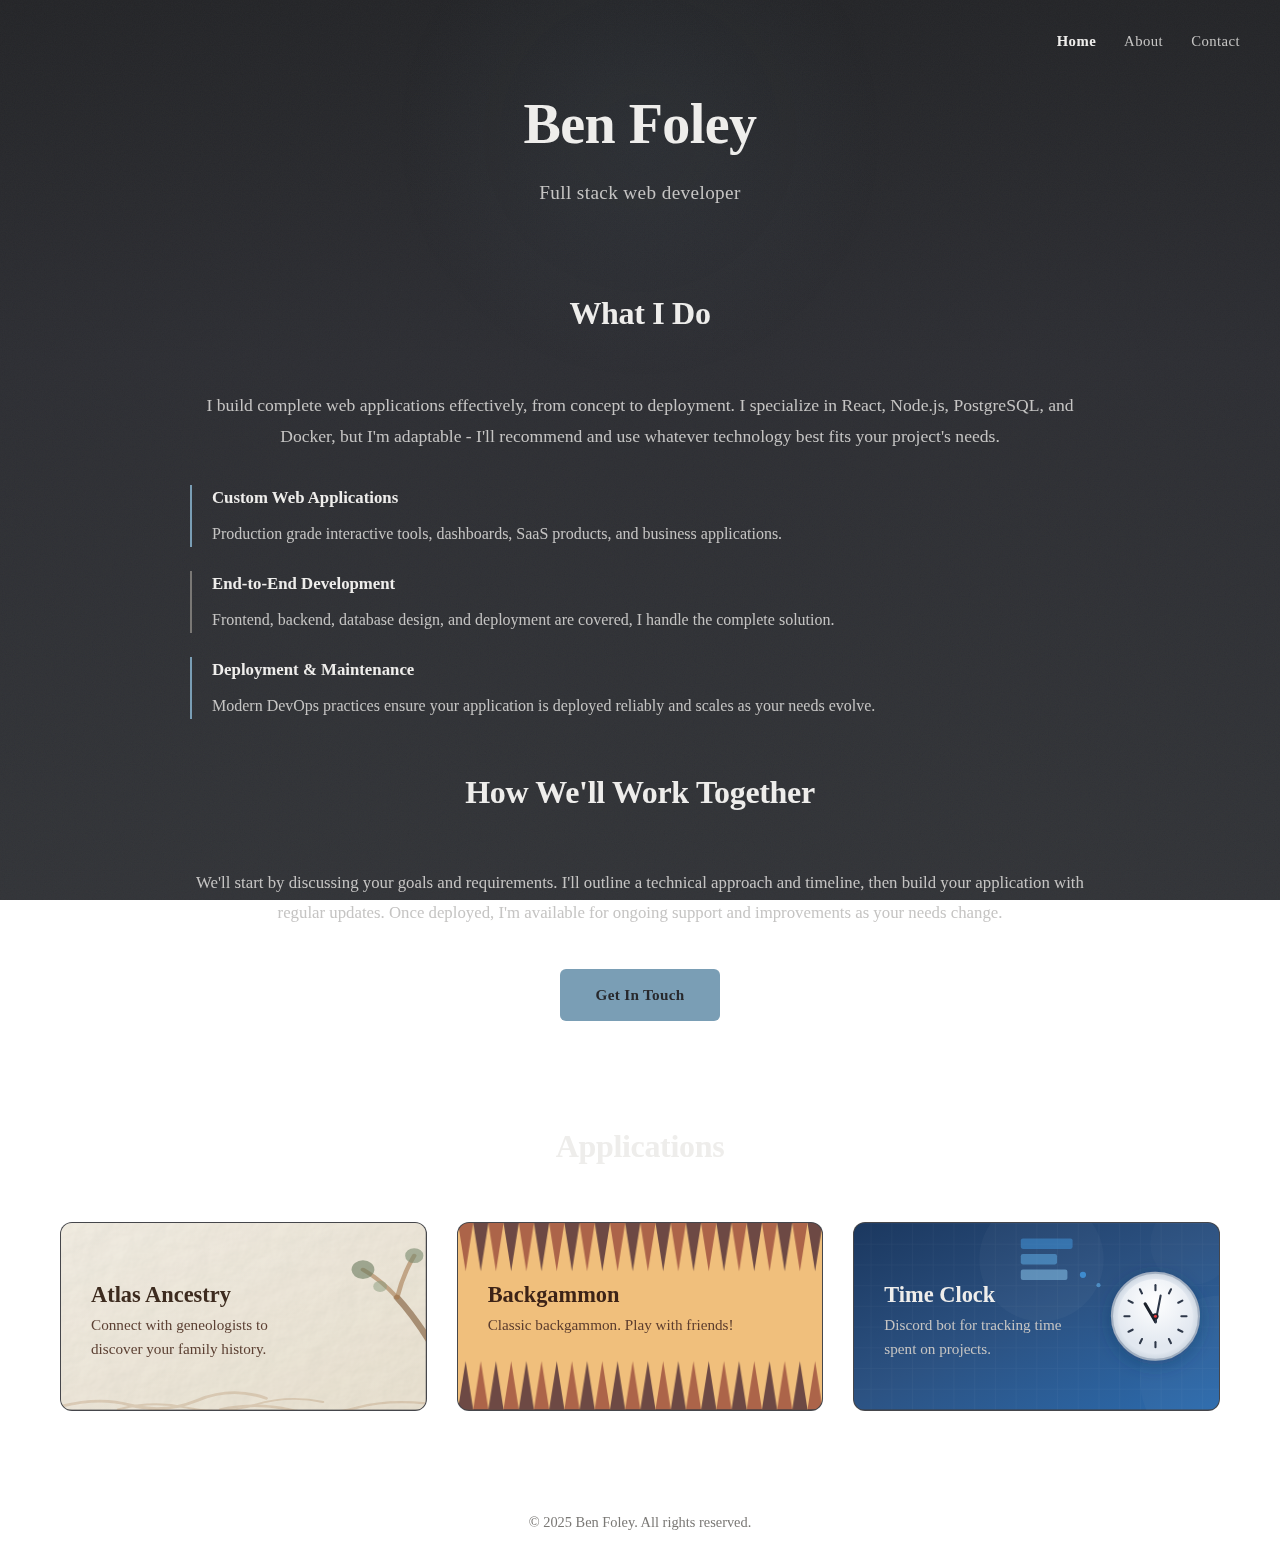
<file: index.html>
<!DOCTYPE html>
<html lang="en">
<head>
    <meta charset="UTF-8">
    <meta name="viewport" content="width=device-width, initial-scale=1.0">
    <title>Benjafo</title>
    <link rel="stylesheet" href="styles.css">
</head>
<body>
    <nav class="nav">
        <a href="index.html" class="active">Home</a>
        <a href="about.html">About</a>
        <a href="contact.html">Contact</a>
    </nav>

    <div class="hero">
        <div class="container">
            <h1>Ben Foley</h1>
            <p>Full stack web developer</p>
        </div>
    </div>

    <div class="services">
        <div class="container">
            <h2 class="section-title">What I Do</h2>
            <div class="services-content">
                <p class="services-intro">
                    I build complete web applications effectively, from concept to deployment. I specialize in React, Node.js, PostgreSQL, and Docker, but I'm adaptable - I'll recommend and use whatever technology best fits your project's needs.
                </p>

                <div class="services-grid">
                    <div class="service-item service-item-cyan">
                        <h4>Custom Web Applications</h4>
                        <p>Production grade interactive tools, dashboards, SaaS products, and business applications.</p>
                    </div>
                    <div class="service-item service-item-purple">
                        <h4>End-to-End Development</h4>
                        <p>Frontend, backend, database design, and deployment are covered, I handle the complete solution.</p>
                    </div>
                    <div class="service-item service-item-cyan">
                        <h4>Deployment & Maintenance</h4>
                        <p>Modern DevOps practices ensure your application is deployed reliably and scales as your needs evolve.</p>
                    </div>
                </div>

                <h2 class="section-title">How We'll Work Together</h2>
                <p class="services-process">
                    We'll start by discussing your goals and requirements. I'll outline a technical approach and timeline, then build your application with regular updates. Once deployed, I'm available for ongoing support and improvements as your needs change.
                </p>

                <div class="services-cta">
                    <a href="contact.html" class="cta-button">Get In Touch</a>
                </div>
            </div>
        </div>
    </div>

    <div class="projects">
        <div class="container">
            <h2 class="section-title">Applications</h2>
            <div class="projects-grid">
                <a href="https://ancestry.benjafo.com" class="project-card ancestry-card" target="_blank">
                    <svg viewBox="0 0 320 200" xmlns="http://www.w3.org/2000/svg" preserveAspectRatio="none">
                        <defs>
                            <linearGradient id="ancestryBg" x1="0%" y1="0%" x2="100%" y2="100%">
                                <stop offset="0%" style="stop-color:#F4F1EA"/>
                                <stop offset="100%" style="stop-color:#E8E0D0"/>
                            </linearGradient>
                            <filter id="paperTexture" x="0%" y="0%" width="100%" height="100%">
                                <feTurbulence type="fractalNoise" baseFrequency="0.04" numOctaves="4" result="noise"/>
                                <feDiffuseLighting in="noise" lighting-color="#F5EDDA" surfaceScale="1.2">
                                    <feDistantLight azimuth="45" elevation="55"/>
                                </feDiffuseLighting>
                            </filter>
                        </defs>
                        <rect width="100%" height="100%" fill="url(#ancestryBg)"/>
                        <!-- Paper texture overlay -->
                        <rect width="100%" height="100%" filter="url(#paperTexture)" opacity="0.35"/>
                        <!-- Decorative roots at bottom -->
                        <g stroke="#A67C52" fill="none" stroke-linecap="round" opacity="0.25">
                            <path d="M-10 200 Q30 185 60 195 Q90 205 120 190 Q150 175 180 188" stroke-width="3"/>
                            <path d="M50 200 Q80 190 110 198 Q140 206 170 195 Q200 184 230 192" stroke-width="2"/>
                            <path d="M140 200 Q170 192 200 200 Q230 208 260 198 Q290 188 330 195" stroke-width="2.5"/>
                        </g>
                        <!-- Tree positioned on right side -->
                        <g transform="translate(80, 0)">
                            <!-- Main trunk -->
                            <path d="M260 220 Q260 160 245 130 Q230 100 215 80" stroke="#8B6B4C" stroke-width="6" fill="none" stroke-linecap="round" opacity="0.7"/>
                            <path d="M260 220 Q260 160 275 130 Q290 100 305 80" stroke="#8B6B4C" stroke-width="6" fill="none" stroke-linecap="round" opacity="0.7"/>
                            <!-- Branches -->
                            <path d="M215 80 Q200 60 185 50" stroke="#A67C52" stroke-width="4" fill="none" stroke-linecap="round" opacity="0.6"/>
                            <path d="M215 80 Q220 55 230 35" stroke="#A67C52" stroke-width="4" fill="none" stroke-linecap="round" opacity="0.6"/>
                            <path d="M305 80 Q315 55 310 35" stroke="#A67C52" stroke-width="4" fill="none" stroke-linecap="round" opacity="0.6"/>
                            <!-- Leaves/nodes -->
                            <circle cx="185" cy="50" r="10" fill="#6B7C5F" opacity="0.6"/>
                            <circle cx="230" cy="35" r="8" fill="#7A8B6E" opacity="0.6"/>
                            <circle cx="310" cy="35" r="9" fill="#6B7C5F" opacity="0.6"/>
                            <circle cx="200" cy="68" r="6" fill="#8A9B7E" opacity="0.5"/>
                            <circle cx="295" cy="60" r="7" fill="#8A9B7E" opacity="0.5"/>
                        </g>
                    </svg>
                    <h2>Atlas Ancestry</h2>
                    <p>Connect with geneologists to discover your family history.</p>
                </a>

                <a href="https://backgammon.benjafo.com" class="project-card backgammon-card" target="_blank">
                    <svg viewBox="0 0 320 200" xmlns="http://www.w3.org/2000/svg" preserveAspectRatio="none">
                        <defs>
                            <pattern id="backgammonPattern" x="0" y="0" width="26.67" height="200" patternUnits="userSpaceOnUse">
                                <rect width="26.67" height="200" fill="#f0bf7c"/>
                                <!-- First pair -->
                                <polygon points="0,0 6.67,52 13.33,0" fill="#ac6449"/>
                                <polygon points="0,200 6.67,148 13.33,200" fill="#6d4944"/>
                                <!-- Second pair -->
                                <polygon points="13.33,0 20,52 26.67,0" fill="#6d4944"/>
                                <polygon points="13.33,200 20,148 26.67,200" fill="#ac6449"/>
                            </pattern>
                        </defs>
                        <rect width="100%" height="100%" fill="url(#backgammonPattern)"/>
                    </svg>
                    <h2>Backgammon</h2>
                    <p>Classic backgammon. Play with friends!</p>
                </a>

                <a href="https://github.com/Benjafo/TimeClock" class="project-card timeclock-card" target="_blank">
                    <svg viewBox="0 0 400 180" xmlns="http://www.w3.org/2000/svg" preserveAspectRatio="xMidYMid slice">
                        <defs>
                            <linearGradient id="bgGradient" x1="0%" y1="0%" x2="100%" y2="100%">
                                <stop offset="0%" style="stop-color:#1a365d"/>
                                <stop offset="50%" style="stop-color:#2c5282"/>
                                <stop offset="100%" style="stop-color:#2b6cb0"/>
                            </linearGradient>
                            <pattern id="gridPattern" width="20" height="20" patternUnits="userSpaceOnUse">
                                <path d="M 20 0 L 0 0 0 20" fill="none" stroke="rgba(255,255,255,0.05)" stroke-width="1"/>
                            </pattern>
                            <radialGradient id="clockFace" cx="50%" cy="50%" r="50%">
                                <stop offset="0%" style="stop-color:#f7fafc"/>
                                <stop offset="85%" style="stop-color:#e2e8f0"/>
                                <stop offset="100%" style="stop-color:#cbd5e0"/>
                            </radialGradient>
                            <radialGradient id="clockInner" cx="50%" cy="30%" r="60%">
                                <stop offset="0%" style="stop-color:#ffffff"/>
                                <stop offset="100%" style="stop-color:#e2e8f0"/>
                            </radialGradient>
                            <filter id="glow" x="-50%" y="-50%" width="200%" height="200%">
                                <feGaussianBlur stdDeviation="3" result="coloredBlur"/>
                                <feMerge>
                                    <feMergeNode in="coloredBlur"/>
                                    <feMergeNode in="SourceGraphic"/>
                                </feMerge>
                            </filter>
                            <filter id="softShadow" x="-50%" y="-50%" width="200%" height="200%">
                                <feDropShadow dx="0" dy="4" stdDeviation="8" flood-color="#1a365d" flood-opacity="0.4"/>
                            </filter>
                        </defs>

                        <rect width="400" height="180" fill="url(#bgGradient)"/>
                        <rect width="400" height="180" fill="url(#gridPattern)"/>

                        <circle cx="205" cy="35" r="60" fill="rgba(255,255,255,0.03)"/>
                        <circle cx="380" cy="150" r="80" fill="rgba(255,255,255,0.03)"/>
                        <circle cx="350" cy="20" r="40" fill="rgba(255,255,255,0.02)"/>

                        <!-- Floating time blocks - right of center -->
                        <g opacity="0.5">
                            <rect x="185" y="15" width="50" height="10" rx="2" fill="#4299e1"/>
                            <rect x="185" y="30" width="35" height="10" rx="2" fill="#63b3ed"/>
                            <rect x="185" y="45" width="45" height="10" rx="2" fill="#90cdf4"/>
                        </g>

                        <!-- Clock moved to right side, smaller -->
                        <g transform="translate(315, 90)" filter="url(#softShadow)">
                            <circle cx="0" cy="0" r="42" fill="url(#clockFace)" stroke="#a0aec0" stroke-width="2"/>
                            <circle cx="0" cy="0" r="36" fill="url(#clockInner)"/>
                            <g stroke="#2d3748" stroke-width="2" stroke-linecap="round">
                                <line x1="0" y1="-30" x2="0" y2="-25"/>
                                <line x1="15" y1="-26" x2="13" y2="-22"/>
                                <line x1="26" y1="-15" x2="22" y2="-13"/>
                                <line x1="30" y1="0" x2="25" y2="0"/>
                                <line x1="26" y1="15" x2="22" y2="13"/>
                                <line x1="15" y1="26" x2="13" y2="22"/>
                                <line x1="0" y1="30" x2="0" y2="25"/>
                                <line x1="-15" y1="26" x2="-13" y2="22"/>
                                <line x1="-26" y1="15" x2="-22" y2="13"/>
                                <line x1="-30" y1="0" x2="-25" y2="0"/>
                                <line x1="-26" y1="-15" x2="-22" y2="-13"/>
                                <line x1="-15" y1="-26" x2="-13" y2="-22"/>
                            </g>
                            <line x1="0" y1="5" x2="-10" y2="-12" stroke="#1a202c" stroke-width="3" stroke-linecap="round"/>
                            <line x1="0" y1="6" x2="5" y2="-20" stroke="#2d3748" stroke-width="2" stroke-linecap="round"/>
                            <line x1="0" y1="9" x2="0" y2="-25" stroke="#e53e3e" stroke-width="1.5" stroke-linecap="round" filter="url(#glow)"/>
                            <circle cx="0" cy="0" r="3" fill="#1a202c"/>
                            <circle cx="0" cy="0" r="1.5" fill="#e53e3e"/>
                        </g>

                        <circle cx="245" cy="50" r="3" fill="#4299e1" opacity="0.8"/>
                        <circle cx="260" cy="60" r="2" fill="#63b3ed" opacity="0.6"/>
                    </svg>
                    <h2>Time Clock</h2>
                    <p>Discord bot for tracking time spent on projects.</p>
                </a>

                <!-- Add more project cards below as needed -->
                <!--
                <a href="https://project3.benjafo.com" class="project-card">
                    <h2>Your Next Project</h2>
                    <p>Description of your amazing project goes here.</p>
                </a>
                -->
            </div>
        </div>
    </div>

    <div class="footer">
        <div class="container">
            <p>&copy; 2025 Ben Foley. All rights reserved.</p>
        </div>
    </div>
</body>
</html>
</file>
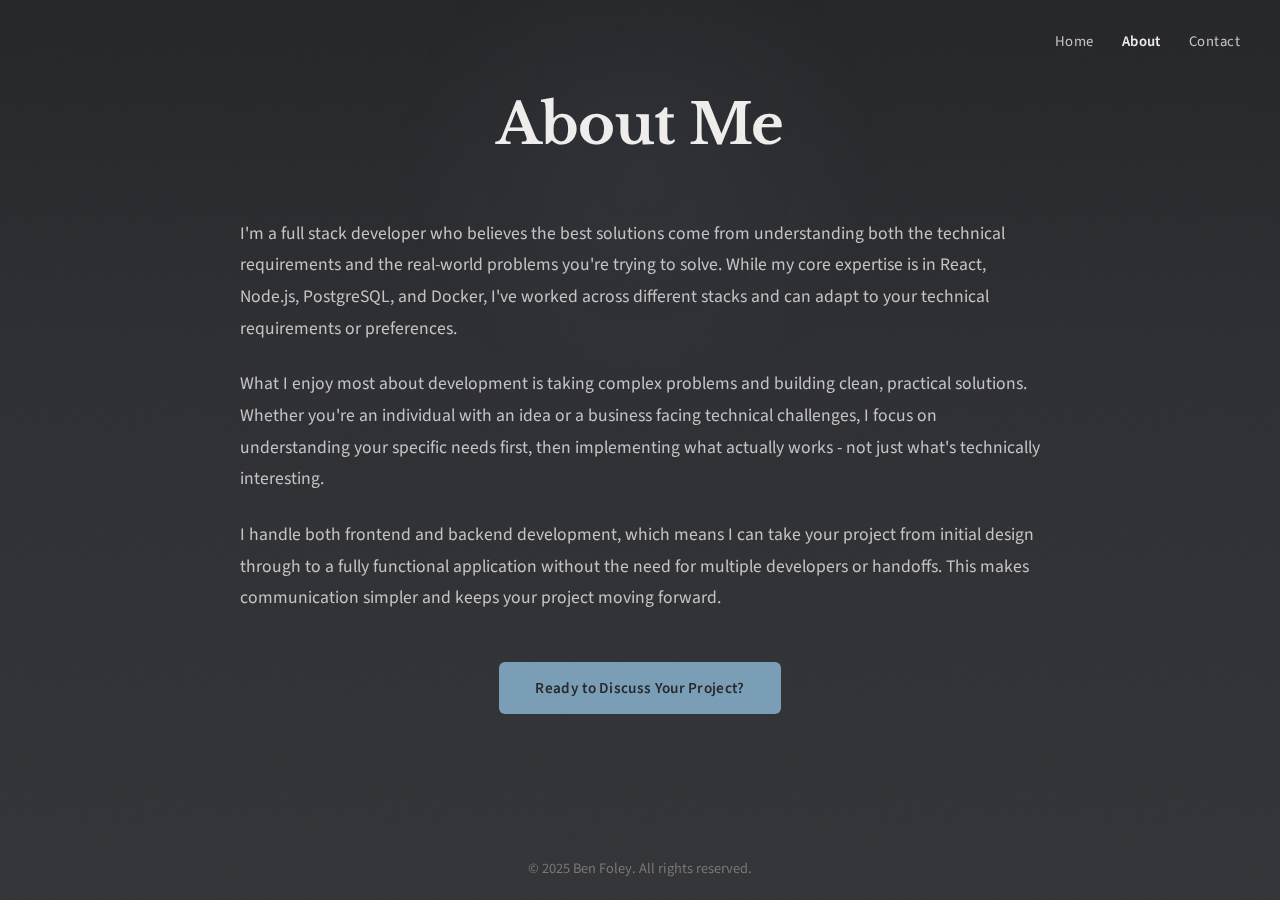
<file: about.html>
<!DOCTYPE html>
<html lang="en">
<head>
    <meta charset="UTF-8">
    <meta name="viewport" content="width=device-width, initial-scale=1.0">
    <title>About - Benjafo</title>
    <link rel="preconnect" href="https://fonts.googleapis.com">
    <link rel="preconnect" href="https://fonts.gstatic.com" crossorigin>
    <link href="https://fonts.googleapis.com/css2?family=Libre+Baskerville:ital,wght@0,400;0,700;1,400&family=Source+Sans+3:wght@300;400;600;700&display=swap" rel="stylesheet">
    <link rel="stylesheet" href="styles.css">
</head>
<body>
    <nav class="nav">
        <a href="index.html">Home</a>
        <a href="about.html" class="active">About</a>
        <a href="contact.html">Contact</a>
    </nav>

    <div class="hero">
        <div class="container">
            <h1>About Me</h1>
        </div>
    </div>

    <div class="projects">
        <div class="container">
            <div style="max-width: 800px; margin: 0 auto;">
                <p class="about-text">
                    I'm a full stack developer who believes the best solutions come from understanding both the technical requirements and the real-world problems you're trying to solve. While my core expertise is in React, Node.js, PostgreSQL, and Docker, I've worked across different stacks and can adapt to your technical requirements or preferences.
                </p>

                <p class="about-text">
                    What I enjoy most about development is taking complex problems and building clean, practical solutions. Whether you're an individual with an idea or a business facing technical challenges, I focus on understanding your specific needs first, then implementing what actually works - not just what's technically interesting.
                </p>

                <p class="about-text" style="margin-bottom: 40px;">
                    I handle both frontend and backend development, which means I can take your project from initial design through to a fully functional application without the need for multiple developers or handoffs. This makes communication simpler and keeps your project moving forward.
                </p>

                <div style="text-align: center; margin-top: 48px;">
                    <a href="contact.html" class="cta-button">Ready to Discuss Your Project?</a>
                </div>
            </div>
        </div>
    </div>

    <div class="footer">
        <div class="container">
            <p>&copy; 2025 Ben Foley. All rights reserved.</p>
        </div>
    </div>
</body>
</html>
</file>
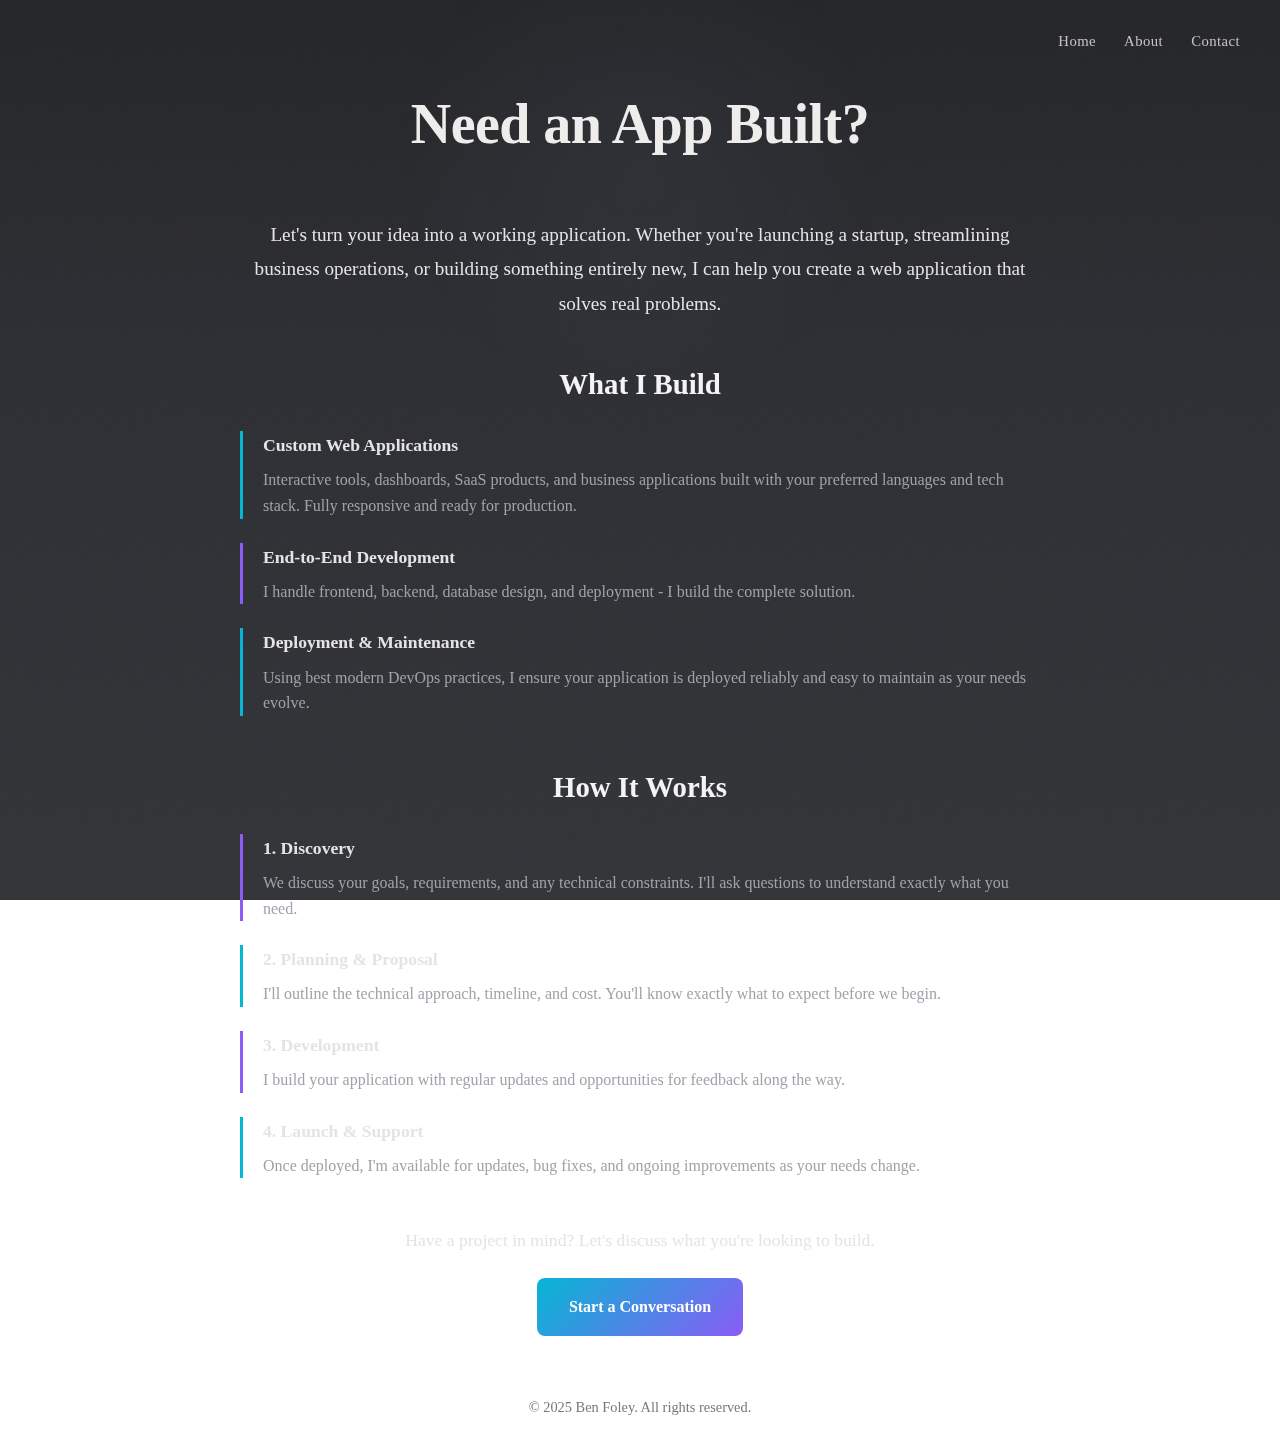
<file: build.html>
<!DOCTYPE html>
<html lang="en">
<head>
    <meta charset="UTF-8">
    <meta name="viewport" content="width=device-width, initial-scale=1.0">
    <title>Build an App - Benjafo</title>
    <link rel="stylesheet" href="styles.css">
</head>
<body>
    <nav class="nav">
        <a href="index.html">Home</a>
        <a href="about.html">About</a>
        <a href="contact.html">Contact</a>
    </nav>
    <div class="hero">
        <div class="container">
            <h1>Need an App Built?</h1>
            <div class="divider"></div>
        </div>
    </div>
    <div class="projects">
        <div class="container">
            <div style="max-width: 800px; margin: 0 auto;">
                <p style="font-size: 1.2rem; line-height: 1.8; margin-bottom: 40px; color: #e4e4e7; text-align: center;">
                    Let's turn your idea into a working application. Whether you're launching a startup, streamlining business operations, or building something entirely new, I can help you create a web application that solves real problems.
                </p>
                
                <h2 style="font-size: 1.8rem; margin-bottom: 24px; color: #f4f4f5; text-align: center;">What I Build</h2>

                <div style="display: grid; gap: 24px; margin-bottom: 48px;">
                    <div style="padding-left: 20px; border-left: 3px solid #06b6d4;">
                        <h4 style="color: #e4e4e7; margin-bottom: 8px; font-size: 1.1rem;">Custom Web Applications</h4>
                        <p style="color: #a1a1aa; line-height: 1.6;">
                            Interactive tools, dashboards, SaaS products, and business applications built with your preferred languages and tech stack. Fully responsive and ready for production.
                        </p>
                    </div>
                    <div style="padding-left: 20px; border-left: 3px solid #8b5cf6;">
                        <h4 style="color: #e4e4e7; margin-bottom: 8px; font-size: 1.1rem;">End-to-End Development</h4>
                        <p style="color: #a1a1aa; line-height: 1.6;">
                            I handle frontend, backend, database design, and deployment - I build the complete solution.
                        </p>
                    </div>
                    <div style="padding-left: 20px; border-left: 3px solid #06b6d4;">
                        <h4 style="color: #e4e4e7; margin-bottom: 8px; font-size: 1.1rem;">Deployment & Maintenance</h4>
                        <p style="color: #a1a1aa; line-height: 1.6;">
                            Using best modern DevOps practices, I ensure your application is deployed reliably and easy to maintain as your needs evolve.
                        </p>
                    </div>
                </div>

                <h2 style="font-size: 1.8rem; margin-bottom: 24px; color: #f4f4f5; text-align: center;">How It Works</h2>
                
                <div style="display: grid; gap: 24px; margin-bottom: 48px;">
                    <div style="padding-left: 20px; border-left: 3px solid #8b5cf6;">
                        <h4 style="color: #e4e4e7; margin-bottom: 8px; font-size: 1.1rem;">1. Discovery</h4>
                        <p style="color: #a1a1aa; line-height: 1.6;">
                            We discuss your goals, requirements, and any technical constraints. I'll ask questions to understand exactly what you need.
                        </p>
                    </div>
                    <div style="padding-left: 20px; border-left: 3px solid #06b6d4;">
                        <h4 style="color: #e4e4e7; margin-bottom: 8px; font-size: 1.1rem;">2. Planning & Proposal</h4>
                        <p style="color: #a1a1aa; line-height: 1.6;">
                            I'll outline the technical approach, timeline, and cost. You'll know exactly what to expect before we begin.
                        </p>
                    </div>
                    <div style="padding-left: 20px; border-left: 3px solid #8b5cf6;">
                        <h4 style="color: #e4e4e7; margin-bottom: 8px; font-size: 1.1rem;">3. Development</h4>
                        <p style="color: #a1a1aa; line-height: 1.6;">
                            I build your application with regular updates and opportunities for feedback along the way.
                        </p>
                    </div>
                    <div style="padding-left: 20px; border-left: 3px solid #06b6d4;">
                        <h4 style="color: #e4e4e7; margin-bottom: 8px; font-size: 1.1rem;">4. Launch & Support</h4>
                        <p style="color: #a1a1aa; line-height: 1.6;">
                            Once deployed, I'm available for updates, bug fixes, and ongoing improvements as your needs change.
                        </p>
                    </div>
                </div>

                <div style="text-align: center; margin-top: 48px;">
                    <p style="font-size: 1.1rem; margin-bottom: 24px; color: #e4e4e7;">
                        Have a project in mind? Let's discuss what you're looking to build.
                    </p>
                    <a href="contact.html" style="display: inline-block; background: linear-gradient(135deg, #06b6d4, #8b5cf6); color: white; padding: 16px 32px; border-radius: 8px; text-decoration: none; font-weight: 600; transition: transform 0.3s ease, box-shadow 0.3s ease;">
                        Start a Conversation
                    </a>
                </div>
            </div>
        </div>
    </div>
    <div class="footer">
        <div class="container">
            <p>&copy; 2025 Ben Foley. All rights reserved.</p>
        </div>
    </div>
    
    <style>
        .nav a[href="contact.html"]:hover {
            transform: scale(1.05);
            box-shadow: 0 10px 30px rgba(139, 92, 246, 0.3);
        }
    </style>
</body>
</html>
</file>
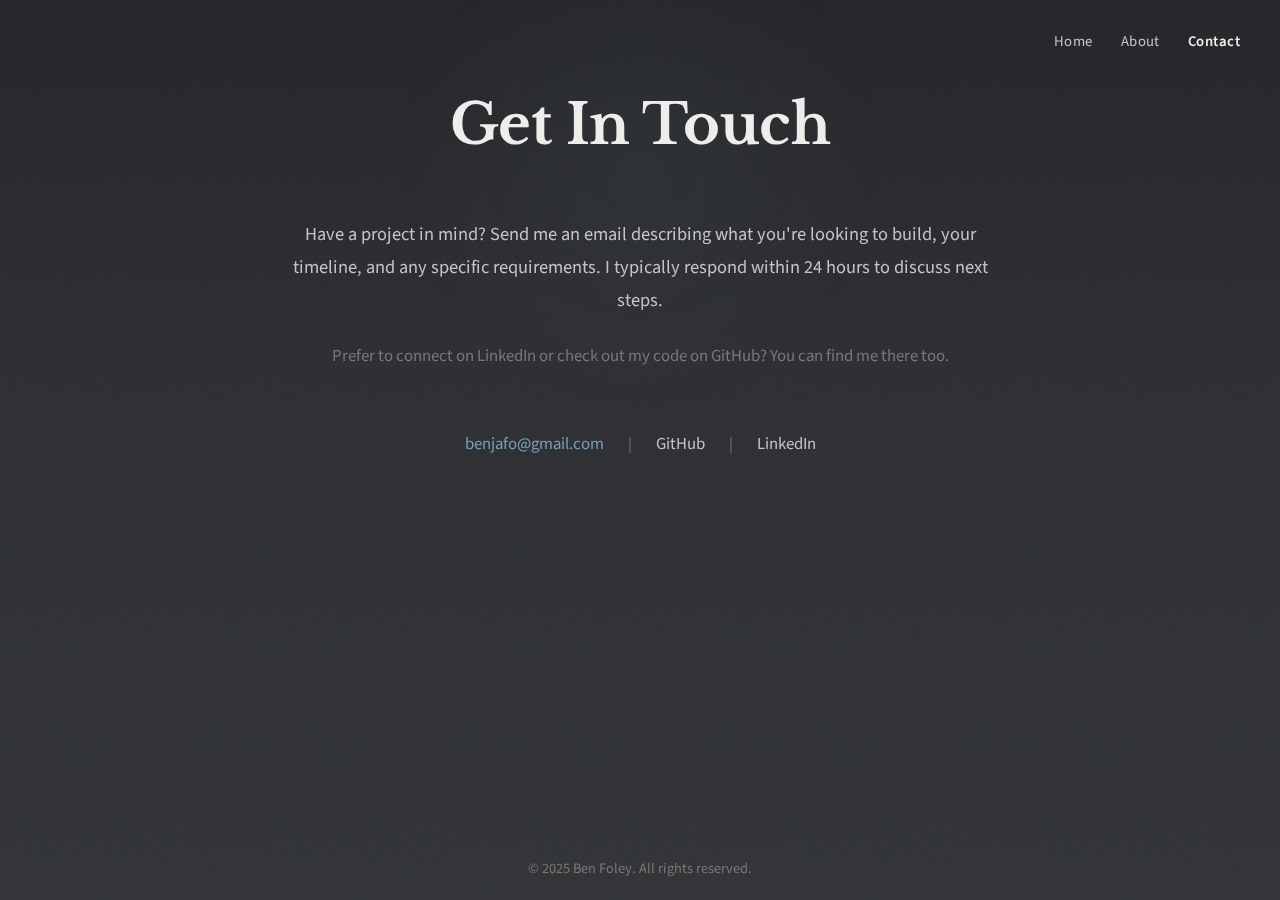
<file: contact.html>
<!DOCTYPE html>
<html lang="en">
<head>
    <meta charset="UTF-8">
    <meta name="viewport" content="width=device-width, initial-scale=1.0">
    <title>Contact - Benjafo</title>
    <link rel="preconnect" href="https://fonts.googleapis.com">
    <link rel="preconnect" href="https://fonts.gstatic.com" crossorigin>
    <link href="https://fonts.googleapis.com/css2?family=Libre+Baskerville:ital,wght@0,400;0,700;1,400&family=Source+Sans+3:wght@300;400;600;700&display=swap" rel="stylesheet">
    <link rel="stylesheet" href="styles.css">
</head>
<body>
    <nav class="nav">
        <a href="index.html">Home</a>
        <a href="about.html">About</a>
        <a href="contact.html" class="active">Contact</a>
    </nav>

    <div class="hero">
        <div class="container">
            <h1>Get In Touch</h1>
        </div>
    </div>

    <div class="projects">
        <div class="container">
            <div style="max-width: 700px; margin: 0 auto; text-align: center;">
                <p class="contact-text">
                    Have a project in mind? Send me an email describing what you're looking to build, your timeline, and any specific requirements. I typically respond within 24 hours to discuss next steps.
                </p>

                <p class="contact-subtext">
                    Prefer to connect on LinkedIn or check out my code on GitHub? You can find me there too.
                </p>

                <div style="margin-top: 60px; margin-bottom: 32px;">
                    <div class="contact-links">
                        <a href="mailto:benjafo@gmail.com" class="email-link">benjafo@gmail.com</a>
                        <span class="separator">|</span>
                        <a href="https://github.com/Benjafo" target="_blank">GitHub</a>
                        <span class="separator">|</span>
                        <a href="https://www.linkedin.com/in/benfoley9895/" target="_blank">LinkedIn</a>
                    </div>
                </div>
            </div>
        </div>
    </div>

    <div class="footer">
        <div class="container">
            <p>&copy; 2025 Ben Foley. All rights reserved.</p>
        </div>
    </div>
</body>
</html>
</file>
<file: styles.css>
/* =============================================
   Ben Foley — Portfolio
   Warm charcoal / editorial design
   ============================================= */

:root {
    --bg-deep: #28292d;
    --bg-base: #303136;
    --bg-surface: #3a3b40;
    --bg-elevated: #44454b;
    --text-primary: #eeedeb;
    --text-secondary: #c5c4c3;
    --text-muted: #7a7875;
    --accent: #7a9eb5;
    --accent-dim: #5b7f94;
    --accent-subtle: rgba(122, 158, 181, 0.12);
    --border: rgba(255, 255, 255, 0.06);
    --border-hover: rgba(255, 255, 255, 0.12);
}

* {
    margin: 0;
    padding: 0;
    box-sizing: border-box;
}

body {
    font-family: 'Source Sans 3', 'Source Sans Pro', Georgia, serif;
    background: linear-gradient(180deg, #242528 0%, #2d2e33 40%, #323438 100%);
    background-attachment: fixed;
    color: var(--text-primary);
    min-height: 100vh;
    line-height: 1.6;
    overflow-x: hidden;
    display: flex;
    flex-direction: column;
}

/* Noise texture overlay */
body::after {
    content: '';
    position: fixed;
    inset: 0;
    z-index: 0;
    pointer-events: none;
    opacity: 0.035;
    background-image: url("data:image/svg+xml,%3Csvg viewBox='0 0 256 256' xmlns='http://www.w3.org/2000/svg'%3E%3Cfilter id='n'%3E%3CfeTurbulence type='fractalNoise' baseFrequency='0.9' numOctaves='4' stitchTiles='stitch'/%3E%3C/filter%3E%3Crect width='100%25' height='100%25' filter='url(%23n)'/%3E%3C/svg%3E");
    background-repeat: repeat;
    background-size: 256px 256px;
}

/* Ensure all content sits above noise */
body > * {
    position: relative;
    z-index: 1;
}

/* Scrollbar */
::-webkit-scrollbar {
    width: 6px;
}

::-webkit-scrollbar-track {
    background: var(--bg-deep);
}

::-webkit-scrollbar-thumb {
    background: var(--bg-elevated);
    border-radius: 3px;
}

::-webkit-scrollbar-thumb:hover {
    background: var(--text-muted);
}

* {
    scrollbar-width: thin;
    scrollbar-color: var(--bg-elevated) var(--bg-deep);
}

.container {
    max-width: 1200px;
    margin: 0 auto;
    padding: 0 20px;
}

/* Navigation */
.nav {
    position: absolute;
    top: 30px;
    right: 40px;
    z-index: 10;
    display: flex;
    gap: 28px;
}

.nav a {
    color: var(--text-secondary);
    text-decoration: none;
    font-size: 0.92rem;
    letter-spacing: 0.03em;
    transition: color 0.3s ease;
}

.nav a:hover {
    color: var(--text-primary);
}

.nav a.active {
    color: var(--text-primary);
    font-weight: 600;
}

/* CTA Button */
.cta-button {
    display: inline-block;
    background: var(--accent);
    color: var(--bg-deep);
    padding: 14px 36px;
    border-radius: 6px;
    text-decoration: none;
    font-weight: 600;
    font-size: 0.95rem;
    letter-spacing: 0.02em;
    transition: background 0.3s ease, transform 0.3s ease, box-shadow 0.3s ease;
}

.cta-button:hover {
    background: var(--accent-dim);
    transform: translateY(-2px);
    box-shadow: 0 8px 24px rgba(122, 158, 181, 0.2);
}

/* Hero Section */
.hero {
    text-align: center;
    padding: 80px 20px 40px;
    position: relative;
}

.hero::before {
    content: '';
    position: absolute;
    top: -40%;
    left: 50%;
    transform: translateX(-50%);
    width: 500px;
    height: 500px;
    background: radial-gradient(circle, rgba(122, 158, 181, 0.06) 0%, transparent 70%);
    pointer-events: none;
}

.hero h1 {
    font-family: 'Libre Baskerville', 'Georgia', serif;
    font-size: 3.5rem;
    font-weight: 700;
    color: var(--text-primary);
    margin-bottom: 8px;
    position: relative;
    letter-spacing: -0.01em;
    animation: fadeInUp 0.8s ease-out;
}

.hero p {
    font-size: 1.2rem;
    color: var(--text-secondary);
    max-width: 600px;
    margin: 0 auto 40px;
    position: relative;
    letter-spacing: 0.02em;
    animation: fadeInUp 0.8s ease-out 0.2s backwards;
}

/* Services Section */
.services {
    padding: 0 20px 60px;
}

.services-content {
    max-width: 900px;
    margin: 0 auto 40px;
}

.services-intro {
    font-size: 1.1rem;
    line-height: 1.8;
    margin-bottom: 32px;
    color: var(--text-secondary);
    text-align: center;
    animation: fadeInUp 0.6s ease-out 0.1s backwards;
}

.services-grid {
    display: grid;
    gap: 24px;
    margin-bottom: 48px;
}

.service-item {
    padding-left: 20px;
    animation: fadeInUp 0.6s ease-out backwards;
}

.service-item:nth-child(1) { animation-delay: 0.2s; }
.service-item:nth-child(2) { animation-delay: 0.3s; }
.service-item:nth-child(3) { animation-delay: 0.4s; }

.service-item-cyan {
    border-left: 2px solid var(--accent);
}

.service-item-purple {
    border-left: 2px solid var(--text-muted);
}

.service-item h4 {
    font-family: 'Libre Baskerville', 'Georgia', serif;
    color: var(--text-primary);
    margin-bottom: 8px;
    font-size: 1.05rem;
    font-weight: 700;
}

.service-item p {
    color: var(--text-secondary);
    line-height: 1.7;
}

.services-process {
    font-size: 1.05rem;
    line-height: 1.8;
    color: var(--text-secondary);
    text-align: center;
    animation: fadeInUp 0.6s ease-out 0.5s backwards;
}

.services-cta {
    text-align: center;
    margin-top: 40px;
    animation: fadeInUp 0.6s ease-out 0.6s backwards;
}

/* Projects Grid */
.projects {
    padding: 0px 20px 40px;
    flex: 1;
}

.section-title {
    font-family: 'Libre Baskerville', 'Georgia', serif;
    font-size: 2rem;
    text-align: center;
    margin-bottom: 50px;
    color: var(--text-primary);
    font-weight: 700;
    letter-spacing: -0.01em;
}

.projects-grid {
    display: grid;
    grid-template-columns: repeat(auto-fit, minmax(320px, 1fr));
    gap: 30px;
    margin-bottom: 40px;
}

.project-card {
    background: var(--bg-surface);
    border: 1px solid var(--border);
    border-radius: 12px;
    padding: 30px;
    transition: all 0.3s ease;
    position: relative;
    overflow: hidden;
    animation: fadeInUp 0.6s ease-out backwards;
    text-decoration: none;
    color: inherit;
    display: block;
    cursor: pointer;
}

.project-card:nth-child(1) { animation-delay: 0.1s; }
.project-card:nth-child(2) { animation-delay: 0.2s; }
.project-card:nth-child(3) { animation-delay: 0.3s; }
.project-card:nth-child(4) { animation-delay: 0.4s; }

.project-card::before {
    content: '';
    position: absolute;
    top: 0;
    left: 0;
    right: 0;
    height: 2px;
    background: var(--accent);
    transform: scaleX(0);
    transform-origin: left;
    transition: transform 0.3s ease;
}

.project-card:hover {
    transform: translateY(-6px);
    background: var(--bg-elevated);
    border-color: var(--border-hover);
    box-shadow: 0 16px 40px rgba(0, 0, 0, 0.35);
}

.project-card:hover::before {
    transform: scaleX(1);
}

/* Card SVG positioning */
.backgammon-card svg {
    position: absolute;
    top: 0;
    right: 0;
    width: 100%;
    height: 100%;
    pointer-events: none;
    z-index: 0;
}

.backgammon-card h2,
.backgammon-card p {
    position: relative;
    z-index: 1;
}

.project-card.backgammon-card h2 {
    color: #3d2317;
}

.project-card.backgammon-card p {
    color: #5c3d2e;
}

.timeclock-card svg {
    position: absolute;
    top: 0;
    left: 0;
    width: 100%;
    height: 100%;
    pointer-events: none;
    z-index: 0;
}

.timeclock-card h2,
.timeclock-card p {
    position: relative;
    z-index: 1;
    max-width: 65%;
}

.ancestry-card svg {
    position: absolute;
    top: 0;
    left: 0;
    width: 100%;
    height: 100%;
    pointer-events: none;
    z-index: 0;
}

.ancestry-card h2,
.ancestry-card p {
    position: relative;
    z-index: 1;
    max-width: 65%;
}

.project-card.ancestry-card h2 {
    color: #3D2B1F;
}

.project-card.ancestry-card p {
    color: #5C4033;
}

.transfleet-card svg {
    position: absolute;
    top: 0;
    left: 0;
    width: 100%;
    height: 100%;
    pointer-events: none;
    z-index: 0;
}

.transfleet-card h2,
.transfleet-card p {
    position: relative;
    z-index: 1;
    max-width: 80%;
}

.project-card.transfleet-card h2 {
    color: #78350f;
}

.project-card.transfleet-card p {
    color: #92400e;
}

.project-card h2 {
    font-family: 'Libre Baskerville', 'Georgia', serif;
    font-size: 1.4rem;
    margin-top: 24px;
    color: var(--text-primary);
    font-weight: 700;
}

.project-card p {
    color: var(--text-secondary);
    margin-bottom: 18px;
    font-size: 0.95rem;
    line-height: 1.6;
}

/* Footer */
.footer {
    text-align: center;
    padding: 20px 20px;
    /* border-top: 1px solid var(--border); */
    color: var(--text-muted);
    font-size: 0.9rem;
}

.footer a {
    color: var(--accent);
    text-decoration: none;
    transition: color 0.3s ease;
}

.footer a:hover {
    color: var(--text-primary);
}

/* About & Contact page body text */
.about-text {
    font-size: 1.1rem;
    line-height: 1.8;
    margin-bottom: 24px;
    color: var(--text-secondary);
}

.contact-text {
    font-size: 1.15rem;
    line-height: 1.8;
    margin-bottom: 24px;
    color: var(--text-secondary);
}

.contact-subtext {
    font-size: 1.05rem;
    line-height: 1.8;
    margin-bottom: 40px;
    color: var(--text-muted);
}

.contact-links {
    display: flex;
    gap: 24px;
    justify-content: center;
    flex-wrap: wrap;
    align-items: center;
}

.contact-links a {
    color: var(--text-secondary);
    text-decoration: none;
    transition: color 0.3s ease;
    font-size: 1.05rem;
}

.contact-links a:hover {
    color: var(--text-primary);
}

.contact-links a.email-link {
    color: var(--accent);
}

.contact-links a.email-link:hover {
    color: var(--text-primary);
}

.contact-links .separator {
    color: var(--text-muted);
}

/* Animations */
@keyframes fadeInUp {
    from {
        opacity: 0;
        transform: translateY(30px);
    }
    to {
        opacity: 1;
        transform: translateY(0);
    }
}

/* Responsive Design */
@media (max-width: 768px) {
    .hero h1 {
        font-size: 2.5rem;
    }

    .hero p {
        font-size: 1.1rem;
    }

    .projects-grid {
        grid-template-columns: 1fr;
    }

    .section-title {
        font-size: 1.75rem;
    }
}

@media (max-width: 480px) {
    .hero h1 {
        font-size: 2rem;
    }

    .hero {
        padding: 60px 20px 40px;
    }

    .project-card {
        padding: 24px;
    }
}
</file>
